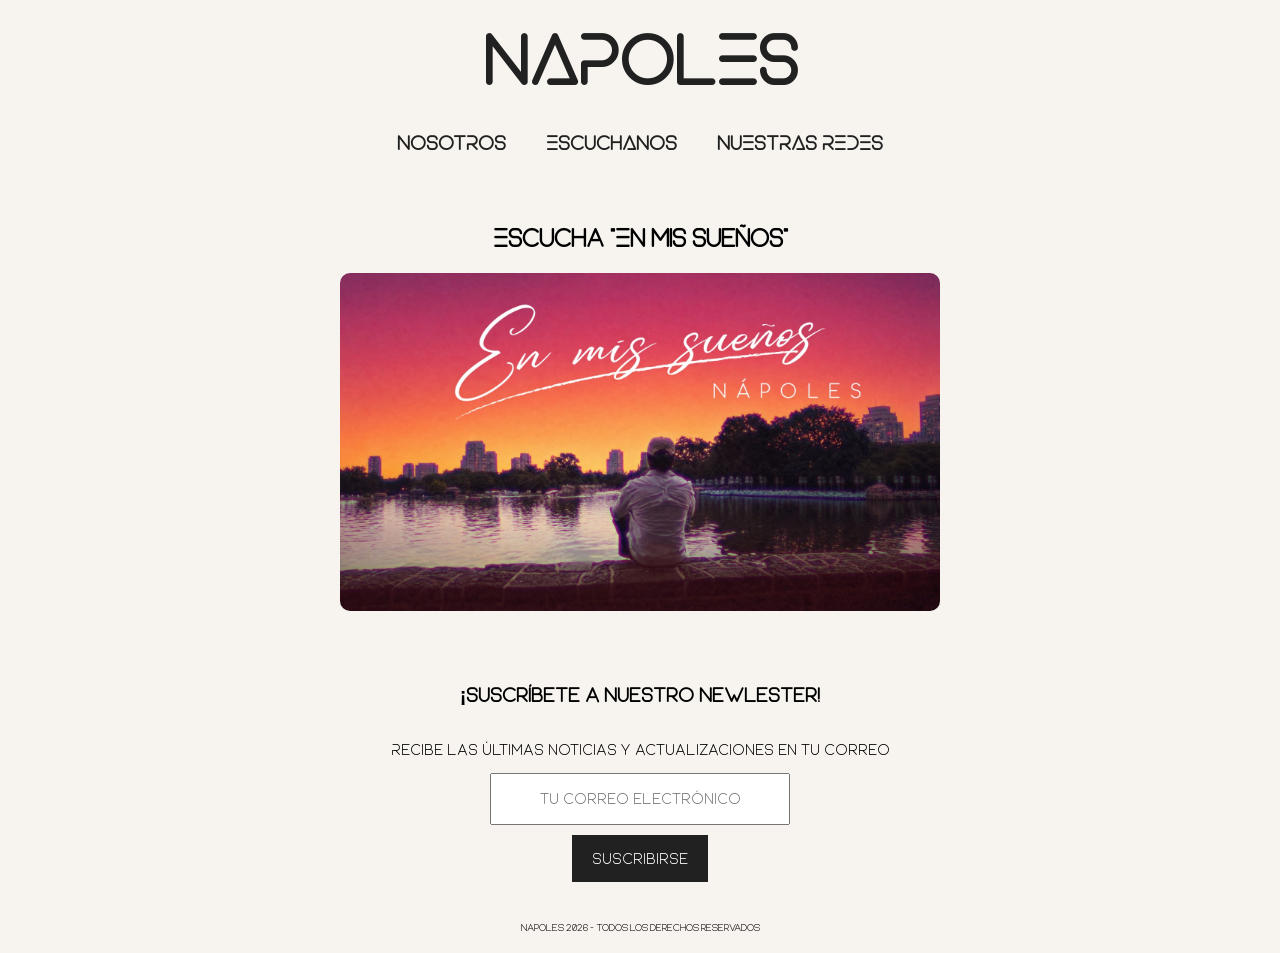
<file: index.html>
<!DOCTYPE html>
<html lang="en">
<head>
    <meta charset="UTF-8">
    <meta name="viewport" content="width=device-width, initial-scale=1.0">
    <link rel="preload" href="./css/estilos.css" as="style">
    <link rel="preload" href="./css/estilo_index.css">
    <link rel="preload" href="./css/normalize.css">
    <link rel="stylesheet" href="./css/estilos.css">
    <link rel="stylesheet" href="./css/estilo_index.css">
    <link rel="stylesheet" href="./css/normalize.css">
    <script src="./Js/script.js" defer></script>
    <title>Napoles</title>
</head>
<body>
    <header class="header">

        <div class="header-top">

            <a href="./index.html" class="titulo">
                <h1>NAPOLES</h1>
            </a>

            <!-- Botón del menú móvil -->
            <button class="menu-toggle" aria-label="Abrir menú">
                ☰
            </button>

        </div>

        <nav class="Menu-nav">

            <ul>
                <li><a href="./nosotros.html">NOSOTROS</a></li>
                <li><a href="./escuchanos.html">ESCUCHANOS</a></li>
                <li><a href="./redes.html">NUESTRAS REDES</a></li>
            </ul>

        </nav>

    </header>

    <div class="video-promo-container">
        <h2>Escucha "En mis sueños"</h2>
        <a href="https://www.youtube.com/watch?v=hOEzJ7bwx5Q" target="_blank">
            <img src="./Media/Imagenes/EMS.jpeg" alt="EMS" class="video-promo">
        </a>
    </div>

    <div class="newsletter-box">
        <h3>¡Suscríbete a nuestro Newlester!</h3>
        <p>Recibe las últimas noticias y actualizaciones en tu correo</p>
        <form action="#" method="POST" class="newsletter-form">
            <input type="email" placeholder="Tu correo electrónico" required>
            <button type="submit">Suscribirse</button>
        </form>
    </div>

    <footer class="footer">
        Napoles 2026 - Todos los derechos reservados
    </footer>

</body>
</html>
</file>
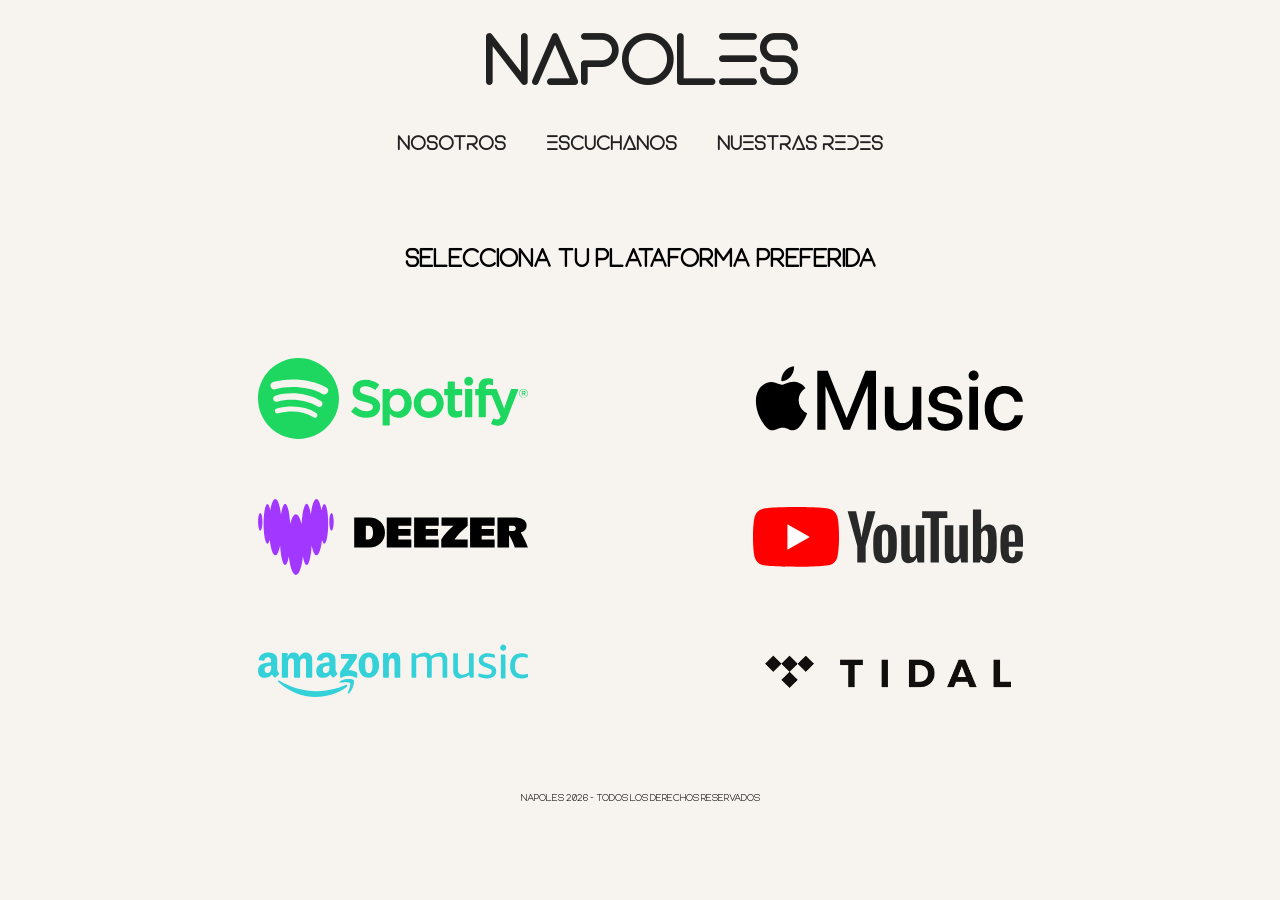
<file: escuchanos.html>
<!DOCTYPE html>
<html lang="en">
<head>
    <meta charset="UTF-8">
    <meta name="viewport" content="width=device-width, initial-scale=1.0">
    <link rel="preload" href="./css/estilos.css" as="style">
    <link rel="preload" href="./css/normalize.css">
    <link rel="preload" href="./css/estilos_escuchanos.css">
    <link rel="stylesheet" href="./css/estilos.css">
    <link rel="stylesheet" href="./css/normalize.css">
    <link rel="stylesheet" href="./css/estilos_escuchanos.css">
    <script src="./Js/script.js" defer></script>
    <title>Napoles</title>
</head>
<body>
    <header class="header">

        <div class="header-top">

            <a href="./index.html" class="titulo">
                <h1>NAPOLES</h1>
            </a>

            <!-- Botón del menú móvil -->
            <button class="menu-toggle" aria-label="Abrir menú">
                ☰
            </button>

        </div>

        <nav class="Menu-nav">

            <ul>
                <li><a href="./nosotros.html">NOSOTROS</a></li>
                <li><a href="./escuchanos.html">ESCUCHANOS</a></li>
                <li><a href="./redes.html">NUESTRAS REDES</a></li>
            </ul>

        </nav>

    </header>

    <h2 class="escuchanos-h">Selecciona tu plataforma preferida</h2>

    <div class="logos-box">

        <a href="https://open.spotify.com/intl-es/artist/7KZdcSkAVDSEJET1ZkfWco?si=b9RU6jk9SJuCxfXTbwx_rw&utm_medium=share&utm_source=linktree&nd=1&dlsi=818e7a037254484e" class="logo-plat" target="_blank">
            <img src="./Media/Imagenes/spotify.svg" alt="Spotify">
        </a>
        <a href="https://music.apple.com/mx/artist/n%C3%A1poles/1521610640" class="logo-plat" target="_blank">
            <img src="./Media/Imagenes/apple.svg" alt="Apple Music">
        </a>
        <a href="https://www.deezer.com/es/artist/167488967?deferredFl=1" class="logo-plat" target="_blank">
            <img src="./Media/Imagenes/deezer.svg" alt="Deezer">
        </a>
        <a href="https://www.youtube.com/channel/UCk3n-o83TK2QaoCRHLs4T6g/featured" class="logo-plat" target="_blank">
            <img src="./Media/Imagenes/youtube-6.svg" alt="Youtube Music">
        </a>
        <a href="https://music.amazon.com.mx/artists/B09YGGDGSN/n%C3%A1poles?marketplaceId=A1AM78C64UM0Y8&musicTerritory=MX" class="logo-plat" target="_blank">
            <img src="./Media/Imagenes/amazon.svg" alt="Amazon Music">
        </a>
        <a href="https://tidal.com/artist/20745815" class="logo-plat" target="_blank">
            <img src="./Media/Imagenes/tidal-logo-b.png" alt="tidal"></a>
    </div>
    <footer class="footer">
        Napoles 2026 - Todos los derechos reservados
    </footer>
</body>
</html>
</file>
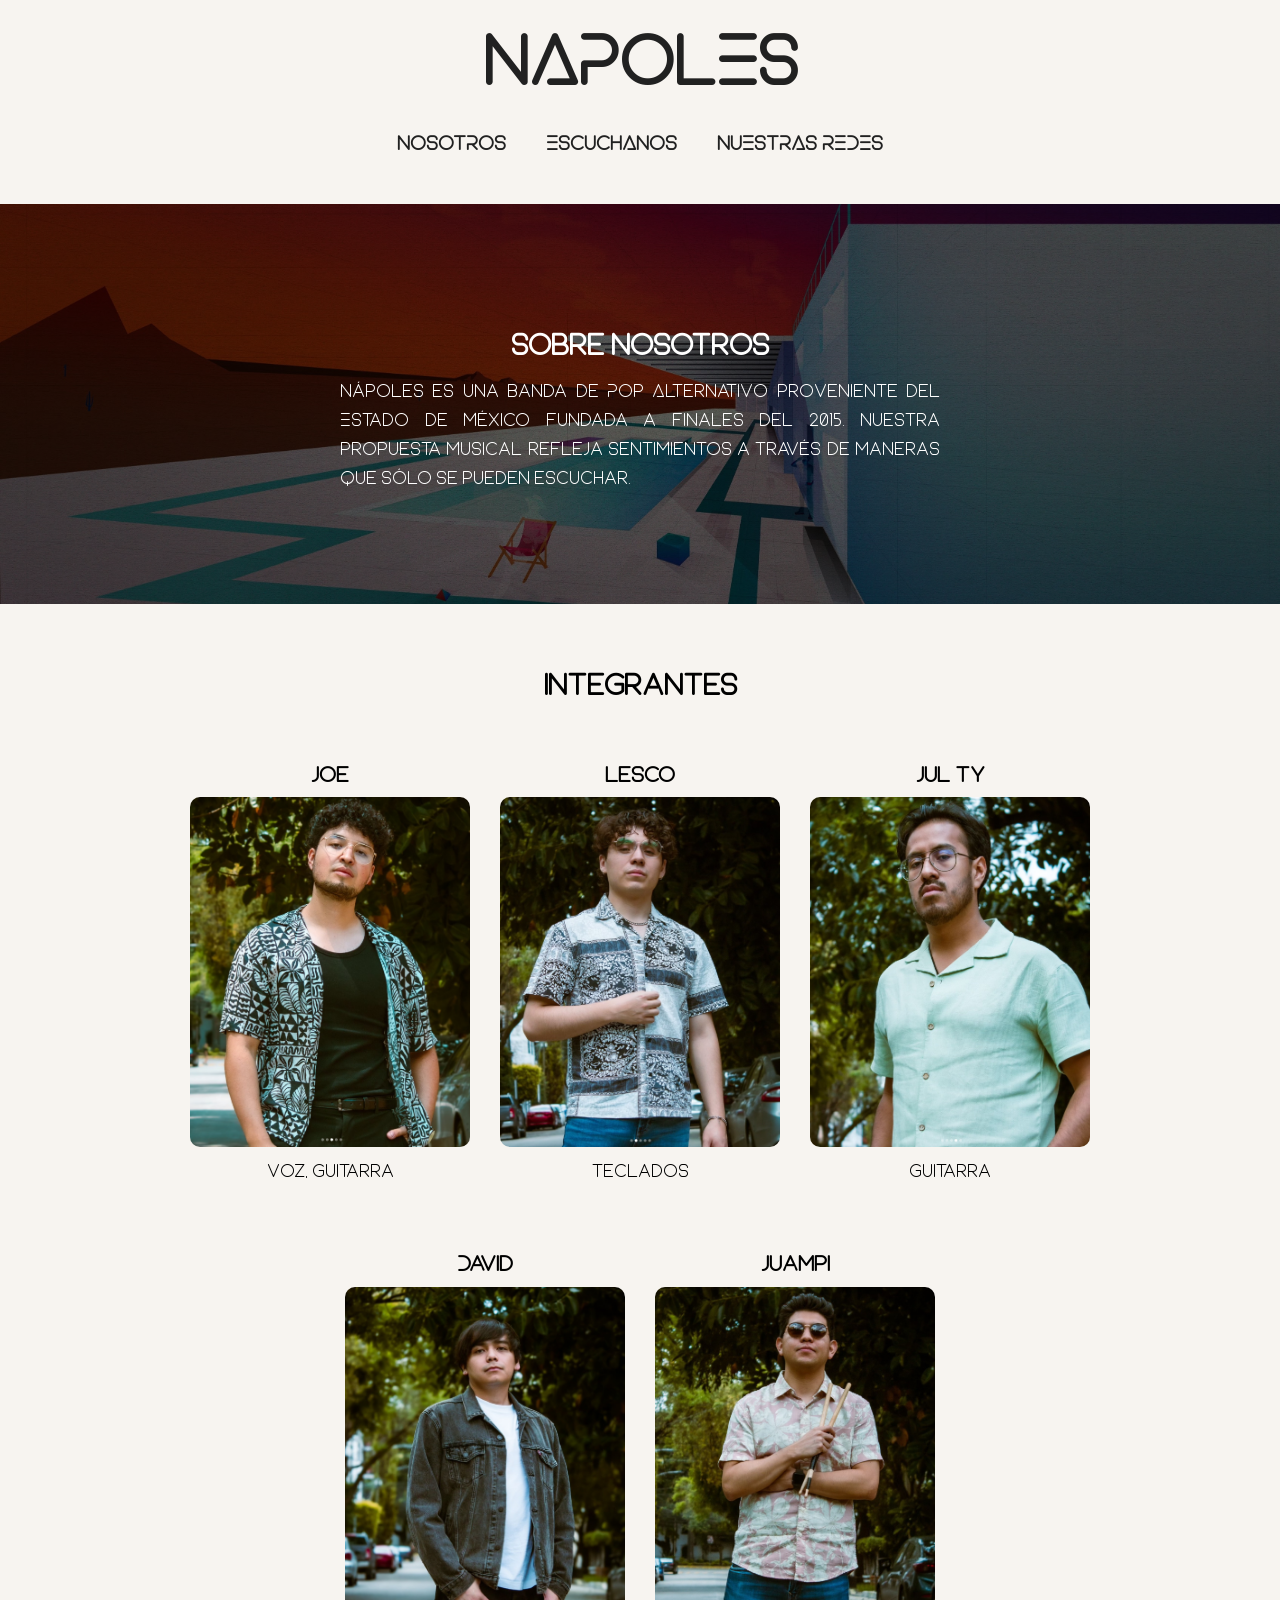
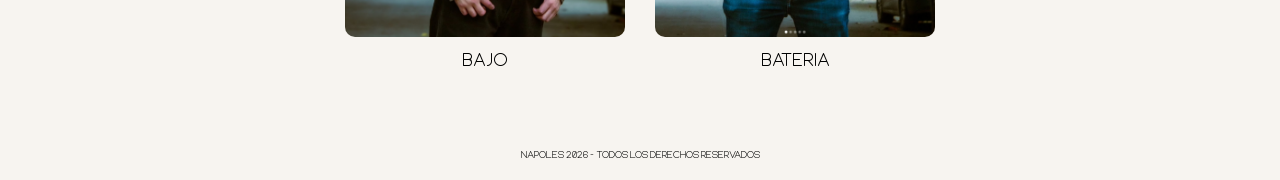
<file: nosotros.html>
<!DOCTYPE html>
<html lang="en">
<head>
    <meta charset="UTF-8">
    <meta name="viewport" content="width=device-width, initial-scale=1.0">
    <link rel="preload" href="./css/estilos.css" as="style">
    <link rel="preload" href="./css/normalize.css">
    <link rel="preload" href="./css/estilo_nosotros.css">
    <link rel="stylesheet" href="./css/estilos.css">
    <link rel="stylesheet" href="./css/estilo_nosotros.css">
    <link rel="stylesheet" href="./css/normalize.css">
    <script src="./Js/script.js" defer></script>
    <title>Napoles</title>
</head>
<body>
    <header class="header">

        <div class="header-top">

            <a href="./index.html" class="titulo">
                <h1>NAPOLES</h1>
            </a>

            <!-- Botón del menú móvil -->
            <button class="menu-toggle" aria-label="Abrir menú">
                ☰
            </button>

        </div>

        <nav class="Menu-nav">

            <ul>
                <li><a href="./nosotros.html">NOSOTROS</a></li>
                <li><a href="./escuchanos.html">ESCUCHANOS</a></li>
                <li><a href="./redes.html">NUESTRAS REDES</a></li>
            </ul>

        </nav>

    </header>

    <div class="wrap">
        <div class="wrap-texto">
            <h2>Sobre Nosotros</h2>

            <p class="parrafo_nosotros">Nápoles es una banda de Pop Alternativo proveniente del Estado de México fundada a finales del 2015. Nuestra propuesta musical refleja sentimientos a través de maneras que sólo se pueden escuchar.</p><br>
        </div>
    </div>

    <div class="nosotros_box">
        <h2>Integrantes</h2><br>

        <div class="integrantes_box">
            <div class="integrante_row">
                <h3>Joe</h3>
                <a href="https://www.instagram.com/rawsmat/" target="_blank">
                    <img src="./Media/Imagenes/Joe..jpg" alt="Joe" class="imagen_nosotros">
                </a>
                <p>Voz, Guitarra</p>
            </div>
            <div class="integrante_row">
                <h3>Lesco</h3>
                <a href="https://www.instagram.com/lesco.03/" target="_blank">
                    <img src="./Media/Imagenes/Lesco.jpg" alt="Lesco" class="imagen_nosotros">
                </a>
                <p>Teclados</p>
            </div>
            <div class="integrante_row">
                <h3>Jul Ty</h3>
                <a href="https://www.instagram.com/im_just_cesar/" target="_blank">
                    <img src="./Media/Imagenes/Jul_Ty.jpg" alt="Jul Ty" class="imagen_nosotros">
                </a>
                <p>Guitarra</p>
            </div>
            <div class="integrante_row">
                <h3>David</h3>
                <a href="https://www.instagram.com/d_rex_mx/" target="_blank">
                    <img src="./Media/Imagenes/David.jpg" alt="David" class="imagen_nosotros">
                </a>
                <p>Bajo</p>
            </div>
            <div class="integrante_row">
                <h3>Juampi</h3>
                <a href="https://www.instagram.com/juampii_drummer/" target="_blank">
                    <img src="./Media/Imagenes/Juampi.jpg" alt="Juampi" class="imagen_nosotros">
                </a>
                <p>Bateria</p>
            </div>
        </div>
    </div>
    <footer class="footer">
        Napoles 2026 - Todos los derechos reservados
    </footer>
</body>
</html>
</file>
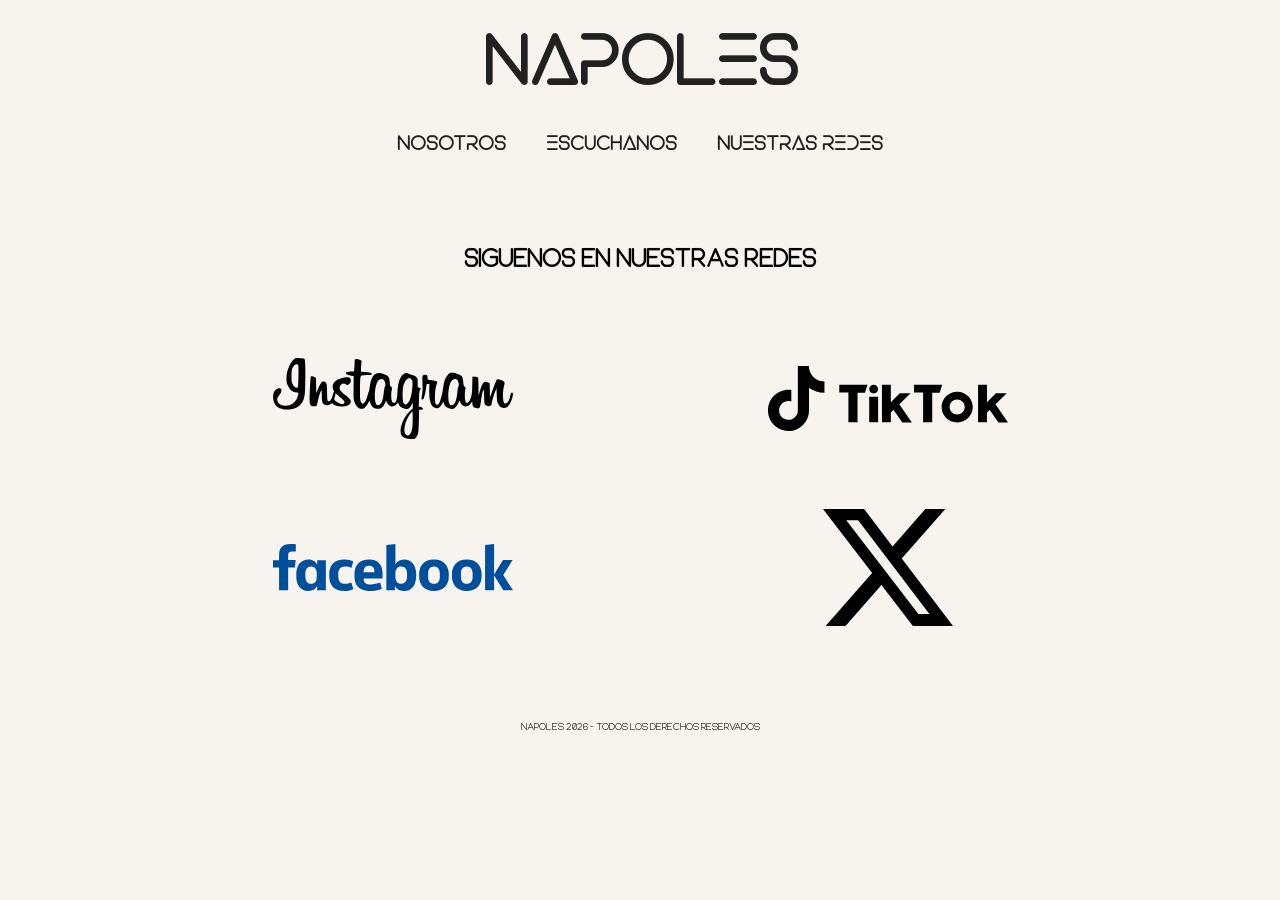
<file: redes.html>
<!DOCTYPE html>
<html lang="en">
<head>
    <meta charset="UTF-8">
    <meta name="viewport" content="width=device-width, initial-scale=1.0">
    <link rel="preload" href="./css/estilos.css" as="style">
    <link rel="preload" href="./css/normalize.css">
    <link rel="preload" href="./css/estilos_siguenos.css">
    <link rel="stylesheet" href="./css/estilos.css">
    <link rel="stylesheet" href="./css/normalize.css">
    <link rel="stylesheet" href="./css/estilos_siguenos.css">
    <script src="./Js/script.js" defer></script>
    <title>Napoles</title>
</head>
<body>
    <header class="header">

        <div class="header-top">

            <a href="./index.html" class="titulo">
                <h1>NAPOLES</h1>
            </a>

            <!-- Botón del menú móvil -->
            <button class="menu-toggle" aria-label="Abrir menú">
                ☰
            </button>

        </div>

        <nav class="Menu-nav">

            <ul>
                <li><a href="./nosotros.html">NOSOTROS</a></li>
                <li><a href="./escuchanos.html">ESCUCHANOS</a></li>
                <li><a href="./redes.html">NUESTRAS REDES</a></li>
            </ul>

        </nav>

    </header>

    <h2 class="redes-h">Siguenos en nuestras redes</h2>

    <div class="logos-box">

        <a href="https://www.instagram.com/napoles_mx/?hl=es" class="logo-plat" target="_blank">
            <img src="./Media/Imagenes/instagram.svg" alt="Instagram">
        </a>
        <a href="https://www.tiktok.com/@napolesmx?lang=es" class="logo-plat" target="_blank">
            <img src="./Media/Imagenes/tiktok-plain-1.svg" alt="Tiktok">
        </a>
        <a href="https://www.facebook.com/napolesmx" class="logo-plat" target="_blank">
            <img src="./Media/Imagenes/facebook.svg" alt="Facebook">
        </a>
        <a href="https://x.com/MxNapoles?t=fR_spNuZLnfWe3Q0j7A34g&s=08" class="logo-plat" target="_blank">
            <img src="./Media/Imagenes/x.svg" alt="X">
        </a>
    </div>
    <footer class="footer">
        Napoles 2026 - Todos los derechos reservados
    </footer>
</body>
</html>
</file>
<file: css/estilos.css>
/* Declaración de la fuente personalizada */
@font-face {
    font-family: 'Equinox';
    src: url('../fuentes/Equinox\ Regular.otf') format('opentype'); 
    font-weight: normal;
    font-style: normal;
    font-display: swap;
}

/* Custom properties */
:root {
    --blanco: #ffffff;
    --oscuro: #212121;
    --primario: rgba(255, 193, 7, 1);
    --secundario: #0097a7;
    --gris: #757575;
}

html {
    font-size: 62.5%;
    box-sizing: border-box;
}

/* Resuelve el box-model */
*, *:before, *:after {
    box-sizing: inherit;
} 

/* Aplicar fuente a elementos globales */
h1, h2, h3, p, a {
    font-family: 'Equinox', sans-serif;
}

body {
    background-color: #F7F4F0; 
}

footer{
    font-family: 'Equinox', sans-serif;
    text-align: center;
    padding: 2rem;
}

/* ----- HEADER Y ESTRUCTURA BASE ----- */

.header {
    width: 100%;
}

.header-top {
    display: flex;
    flex-direction: column;
    align-items: center;
}

.titulo {
    display: flex;
    justify-content: center;
    align-items: center;
    text-decoration: none;
}

.titulo h1 {
    font-size: 7rem;
    margin: 2rem 0;
    color: var(--oscuro);
}

/* El botón del menú inicia oculto en computadoras */
.menu-toggle {
    display: none;
}

/* Menú en Escritorio */
.Menu-nav ul {
    display: flex;
    justify-content: center;
    align-items: center;
    gap: 2rem;
    padding: 0;
    margin: 0 0 4rem 0;
}

.Menu-nav li {
    list-style: none;
    margin: 0;
}

.Menu-nav a {
    color: var(--oscuro);
    text-decoration: none;
    font-size: 2rem;
    font-weight: bold;
    padding: 1rem;
    display: inline-block;
    transition: transform 0.3s ease;
}

.Menu-nav a:hover {
    transform: scale(1.15);
}

/* ----- RESPONSIVE: MENÚ MÓVIL ----- */

@media (max-width: 768px) {

    .header-top {
        flex-direction: row;
        justify-content: space-between;
        align-items: center;
        padding: 1rem 2rem;
    }

    .titulo h1 {
        font-size: 3.5rem;
        margin: 0;
    }

    .menu-toggle {
        display: block;
        background: none;
        border: none;
        font-size: 3rem;
        cursor: pointer;
    }

    /* Menú móvil desplegable con animación */
    .Menu-nav {
        opacity: 0;
        visibility: hidden;
        max-height: 0;
        overflow: hidden;
        transition: opacity 0.3s ease, max-height 0.3s ease, visibility 0.3s ease;
    }

    /* Estado activo al abrir el menú */
    .Menu-nav.active {
        opacity: 1;
        visibility: visible;
        max-height: 300px;
    }

    .Menu-nav ul {
        flex-direction: column;
        gap: 1rem;
        margin-bottom: 2rem;
    }

    .Menu-nav a {
        font-size: 1.8rem;
    }
}
</file>
<file: css/estilo_index.css>
/* ----- SECCIÓN VIDEO / IMAGEN PROMO ----- */

.video-promo-container {
    display: flex;
    flex-direction: column;
    align-items: center;
    margin: 2rem 0;
    padding: 0 2rem;
}

.video-promo-container h2 {
    margin-bottom: 2rem;
    font-size: 2.5rem;
}

.video-promo {
    width: 100%;
    max-width: 60rem; /* Evita que la imagen se desborde en móvil */
    height: auto;
    border-radius: 10px;
    transition: transform 0.3s ease;
}

.video-promo:hover {
    transform: scale(1.05);
}

/* ----- SECCIÓN NEWSLETTER ----- */

.newsletter-box {
    display: flex;
    flex-direction: column;
    align-items: center;
    margin: 5rem 0 2rem 0;
    font-size: 1.5rem;
}

.newsletter-box h3 {
    margin-bottom: 2rem;
    font-size: 2rem;
}

.newsletter-form {
    display: flex;
    flex-direction: column;
    align-items: center;
    gap: 1rem;
    font-family: 'Equinox', sans-serif;
}

.newsletter-form input {
    padding: 1.5rem;
    width: 30rem;
    max-width: 100%;
    text-align: center;
}

.newsletter-form button {
    padding: 1.5rem 2rem;
    cursor: pointer;
    color: var(--blanco);
    background-color: var(--oscuro);
    border: none;
    font-family: 'Equinox', sans-serif;
}

.newsletter-form button:hover {
    transform: scale(1.05);
}

/* ----- RESPONSIVE: COMPONENTES ----- */

@media (max-width: 768px) {
    .newsletter-box {
        margin: 5rem 0 2rem 0;
        font-size: 1.05rem;
    }

    .newsletter-box h3 {
        margin-bottom: 2rem;
        font-size: 1.5rem;
    }
}
</file>
<file: css/estilos_escuchanos.css>
:root {
    --blanco: #ffffff;
    --oscuro: #212121;
    --primario: rgba(255, 193, 7, 1);
    --secundario: #0097a7;
    --gris: #757575;
}

.escuchanos-h {
    text-align: center;
    padding-top: 4rem;
    font-size: 2.5rem;
}

/* ----- DESKTOP ----- */

.logos-box {
    display: grid;
    grid-template-columns: repeat(2, 1fr); /* 2 columnas iguales */
    gap: 3rem;
    justify-items: center;
    align-items: center;
    padding: 5rem 2rem;
    max-width: 100rem;
    margin: 0 auto;
}

.logo-plat {
    display: flex;
    justify-content: center;
    align-items: center;
    transition: transform 0.3s ease;
}

.logo-plat img {
    width: 100%;
    max-width: 30rem;
    height: auto;
    padding: 1.5rem;
}

.logo-plat:hover {
    transform: scale(1.05);
}

/* ----- MQ ----- */

@media (max-width: 768px) { 
    .logos-box {
        display: flex;
        flex-direction: column; /* Cambia a 1 sola columna vertical */
        gap: 2rem;
        padding: 3rem 2rem;
    }

    .logo-plat img {
        max-width: 28rem; /* Tamaño ajustado a pantallas pequeñas */
    }
}
</file>
<file: css/estilo_nosotros.css>
:root {
    --blanco: #ffffff;
    --oscuro: #212121;
    --primario: rgba(255, 193, 7, 1);
    --secundario: #0097a7;
    --gris: #757575;
}

/* ----- BANNER WRAP ----- */

.wrap {
    display: flex;
    align-items: center;
    justify-content: center;
    background: linear-gradient(rgba(0, 0, 0, 0.6), rgba(0, 0, 0, 0.6)), 
                url('../Media/Imagenes/fondo_b.jpg');
    background-position: center;
    background-size: cover; /* Asegura que la imagen de fondo cubra todo el espacio sin deformarse */
    width: 100%;
    min-height: 40rem; /* Usamos min-height para que crezca libremente si el texto es largo */
    padding: 3rem 2rem; /* Espaciado de seguridad alrededor */
}

.wrap-texto {
    color: var(--blanco);
    display: flex;
    flex-direction: column;
    align-items: center;
    justify-content: center;
    width: 100%;
}

.wrap-texto h2 {
    font-size: 3rem;
    margin-bottom: 1.5rem;
    text-align: center;
}

/* Se elimina el width fijo y se adopta un diseño fluido */
.parrafo_nosotros {
    width: 100%;
    max-width: 60rem; /* En computadoras mide máximo 60rem, en móviles se adapta al 100% */
    font-size: 1.8rem;
    text-align: justify;
    line-height: 1.6; /* Mejora la legibilidad del texto */
    margin: 0 auto;
}

/* ----- SECCIÓN INTEGRANTES ----- */

.nosotros_box {
    display: flex;
    flex-direction: column;
    align-items: center;
    margin: 4rem 0;
    font-size: 1.5rem;
    padding: 0 2rem;
}

.nosotros_box h2 {
    font-size: 3rem;
    margin-bottom: 2rem;
}

.integrantes_box {
    display: flex;
    flex-wrap: wrap;
    justify-content: center;
    gap: 3rem; /* Espacio uniforme entre cada integrante */
    width: 100%;
    max-width: 120rem;
}

.integrante_row {
    display: flex;
    flex-direction: column;
    justify-content: center;
    align-items: center;
}

.integrante_row h3 {
    font-size: 2.2rem;
    margin-bottom: 1rem;
}

.imagen_nosotros {
    width: 28rem;            /* Ancho fijo para todas las fotos */
    height: 35rem;           /* Altura fija para que midan exactamente lo mismo */
    object-fit: cover;       /* Ajusta la imagen al marco sin deformarla ni estirarla */
    object-position: center; /* Centra el encuadre de la foto */
    border-radius: 10px;
    transition: transform 0.3s ease;
}

.imagen_nosotros:hover {
    transform: scale(1.03);
}

.integrante_row p {
    font-size: 1.8rem;
    margin-top: 1rem;
}

/* ----- MQ ----- */

@media (max-width: 768px) { 
    .wrap {
        min-height: 35rem;
        padding: 2rem 1.5rem;
    }

    .wrap-texto h2 {
        font-size: 2.4rem;
    }

    .parrafo_nosotros {
        font-size: 1.5rem;
        text-align: center; /* Alineación centrada para pantallas pequeñas */
    }

    .imagen_nosotros {
        width: 24rem;  
        height: 30rem; /* Mantienen la misma proporción pero con menor tamaño */
    }
}
</file>
<file: css/estilos_siguenos.css>
:root {
    --blanco: #ffffff;
    --oscuro: #212121;
    --primario: rgba(255, 193, 7, 1);
    --secundario: #0097a7;
    --gris: #757575;
}

.redes-h {
    text-align: center;
    padding-top: 4rem;
    font-size: 2.5rem;
}

/* ----- DESKTOP ----- */

.logos-box {
    display: grid;
    grid-template-columns: repeat(2, 1fr);
    gap: 3rem;
    justify-items: center;
    align-items: center;
    padding: 5rem 2rem;
    max-width: 100rem;
    margin: 0 auto;
}

.logo-plat {
    display: flex;
    justify-content: center;
    align-items: center;
    transition: transform 0.3s ease;
}

.logo-plat img {
    width: 100%;
    max-width: 27rem;
    height: auto;
    padding: 1.5rem;
}

/* Ajuste individual para igualar ópticamente el logo de X */
.logo-plat img[alt="X"] {
    max-width: 18rem; /* Escala reducida para compensar el tamaño visual */
    padding: 2.5rem;
}

.logo-plat:hover {
    transform: scale(1.05);
}

/* ----- MQ ----- */

@media (max-width: 768px) { 
    .logos-box {
        display: flex;
        flex-direction: column;
        gap: 2rem;
        padding: 3rem 2rem;
    }

    .logo-plat img {
        max-width: 28rem;
        padding: 2rem;
    }

    /* Ajuste responsivo para el logo de X en móviles */
    .logo-plat img[alt="X"] {
        max-width: 18rem;
    }
}
</file>
